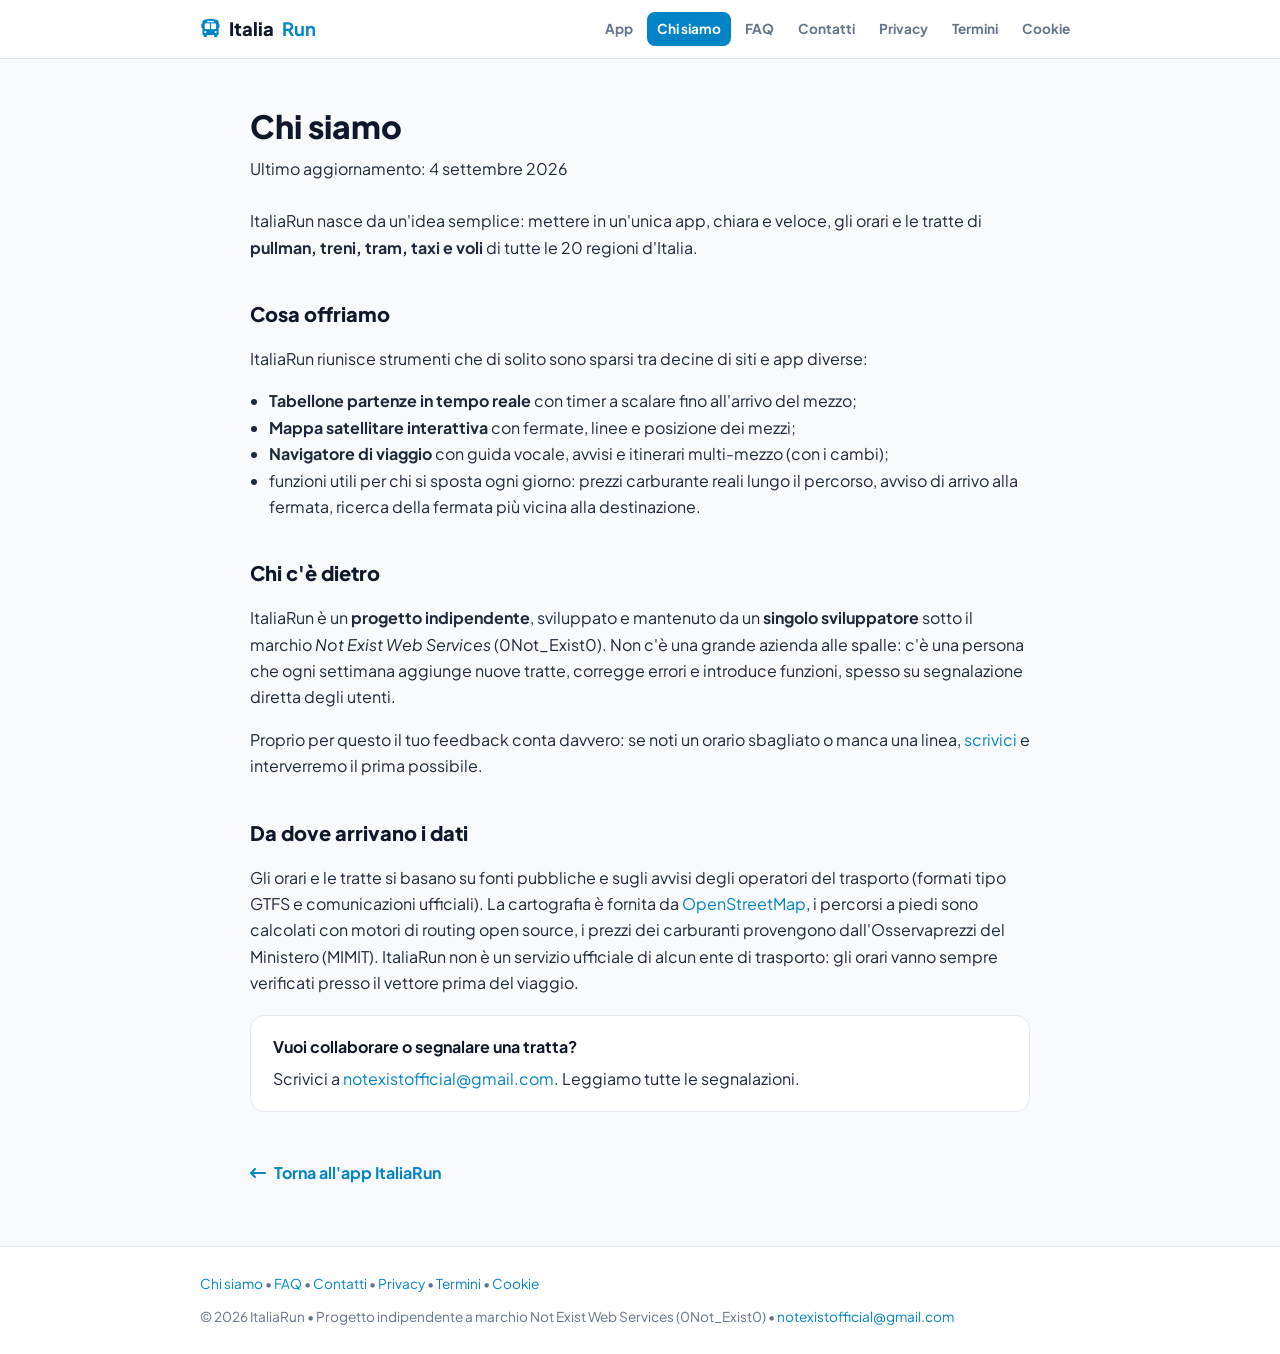
<file: chi-siamo.html>
<!DOCTYPE html>
<html lang="it" data-theme="light" data-palette="mare">
<head>
  <meta charset="UTF-8">
  <meta name="viewport" content="width=device-width, initial-scale=1.0, viewport-fit=cover">
  <title>Chi siamo | ItaliaRun</title>
  <meta name="description" content="ItaliaRun: chi c'è dietro il progetto indipendente per il trasporto pubblico italiano, la missione e le fonti dei dati.">
  <link rel="canonical" href="https://italiarun.vercel.app/chi-siamo.html">
  <meta name="robots" content="index, follow">
  <meta property="og:type" content="website">
  <meta property="og:title" content="Chi siamo | ItaliaRun">
  <meta property="og:description" content="ItaliaRun: chi c'è dietro il progetto indipendente per il trasporto pubblico italiano, la missione e le fonti dei dati.">
  <meta property="og:url" content="https://italiarun.vercel.app/chi-siamo.html">
  <meta property="og:site_name" content="ItaliaRun">
  <link rel="icon" type="image/png" sizes="192x192" href="img/icona-192.png">
  <link rel="apple-touch-icon" href="img/icona-180.png">
  <link rel="preconnect" href="https://fonts.googleapis.com">
  <link rel="preconnect" href="https://fonts.gstatic.com" crossorigin>
  <link rel="stylesheet" href="https://fonts.googleapis.com/css2?family=Plus+Jakarta+Sans:wght@400;600;700;800&display=swap">
  <link rel="stylesheet" href="https://cdnjs.cloudflare.com/ajax/libs/font-awesome/6.5.1/css/all.min.css">
  <style>
    :root {
      --brand:#0284c7; --brand-dark:#0369a1; --ink:#0f172a; --muted:#64748b;
      --line:#e2e8f0; --bg:#f8fafc; --card:#ffffff;
    }
    * { box-sizing:border-box; }
    body { margin:0; font-family:'Plus Jakarta Sans',system-ui,-apple-system,Segoe UI,Roboto,sans-serif;
      color:var(--ink); background:var(--bg); line-height:1.65; }
    a { color:var(--brand); text-decoration:none; }
    a:hover { text-decoration:underline; }
    .lg-top { position:sticky; top:0; z-index:10; background:rgba(255,255,255,.92);
      backdrop-filter:blur(8px); border-bottom:1px solid var(--line); }
    .lg-top-inner { max-width:920px; margin:0 auto; padding:12px 20px; display:flex;
      align-items:center; gap:14px; flex-wrap:wrap; }
    .lg-logo { font-weight:800; font-size:1.15rem; color:var(--ink); display:flex; align-items:center; gap:8px; }
    .lg-logo i { color:var(--brand); }
    .lg-logo b { color:var(--brand); }
    .lg-nav { display:flex; gap:4px; flex-wrap:wrap; margin-left:auto; }
    .lg-nav a { font-size:.85rem; font-weight:700; color:var(--muted); padding:6px 10px; border-radius:8px; }
    .lg-nav a:hover { background:#eef4f9; text-decoration:none; }
    .lg-nav a.active { background:var(--brand); color:#fff; }
    .lg-wrap { max-width:820px; margin:0 auto; padding:34px 20px 60px; }
    .lg-wrap h1 { font-size:2rem; font-weight:800; margin:.2em 0 .1em; }
    .lg-updated { color:var(--muted); font-size:.85rem; margin:0 0 26px; }
    .lg-wrap h2 { font-size:1.25rem; font-weight:800; margin:1.6em 0 .5em; padding-top:.2em; }
    .lg-wrap h3 { font-size:1.02rem; font-weight:800; margin:1.2em 0 .3em; }
    .lg-wrap p, .lg-wrap li { font-size:1rem; color:#1e293b; }
    .lg-wrap ul { padding-left:1.2em; }
    .lg-card { background:var(--card); border:1px solid var(--line); border-radius:14px;
      padding:18px 22px; margin:18px 0; }
    .lg-lead { font-size:1.1rem; color:#334155; }
    .lg-back { display:inline-flex; align-items:center; gap:8px; margin-top:30px; font-weight:700; }
    .faq-q { font-weight:800; margin:1.3em 0 .2em; font-size:1.05rem; color:var(--ink); }
    .lg-foot { border-top:1px solid var(--line); background:var(--card); }
    .lg-foot-inner { max-width:920px; margin:0 auto; padding:26px 20px; color:var(--muted); font-size:.85rem; }
    .lg-foot-links { margin-bottom:10px; }
    @media (prefers-color-scheme: dark) {
      :root { --ink:#e5eef6; --muted:#94a3b8; --line:#1e293b; --bg:#0b1220; --card:#0f1a2b; }
      .lg-top { background:rgba(11,18,32,.92); }
      .lg-nav a:hover { background:#16233a; }
      .lg-wrap p, .lg-wrap li { color:#cbd5e1; }
    }
  </style>
</head>
<body>
  <header class="lg-top">
    <div class="lg-top-inner">
      <a class="lg-logo" href="index.html"><i class="fa-solid fa-bus"></i> Italia<b>Run</b></a>
      <nav class="lg-nav"><a href="index.html">App</a><a href="chi-siamo.html" class="active">Chi siamo</a><a href="faq.html">FAQ</a><a href="contatti.html">Contatti</a><a href="privacy.html">Privacy</a><a href="termini.html">Termini</a><a href="cookie.html">Cookie</a></nav>
    </div>
  </header>
  <main class="lg-wrap">
    <h1>Chi siamo</h1>
    <p class="lg-updated">Ultimo aggiornamento: 4 settembre 2026</p>
    <p class="lg-lead">ItaliaRun nasce da un'idea semplice: mettere in un'unica app, chiara e veloce, gli orari e le tratte di <strong>pullman, treni, tram, taxi e voli</strong> di tutte le 20 regioni d'Italia.</p>

    <h2>Cosa offriamo</h2>
    <p>ItaliaRun riunisce strumenti che di solito sono sparsi tra decine di siti e app diverse:</p>
    <ul>
      <li><strong>Tabellone partenze in tempo reale</strong> con timer a scalare fino all'arrivo del mezzo;</li>
      <li><strong>Mappa satellitare interattiva</strong> con fermate, linee e posizione dei mezzi;</li>
      <li><strong>Navigatore di viaggio</strong> con guida vocale, avvisi e itinerari multi-mezzo (con i cambi);</li>
      <li>funzioni utili per chi si sposta ogni giorno: prezzi carburante reali lungo il percorso, avviso di arrivo alla fermata, ricerca della fermata più vicina alla destinazione.</li>
    </ul>

    <h2>Chi c'è dietro</h2>
    <p>ItaliaRun è un <strong>progetto indipendente</strong>, sviluppato e mantenuto da un <strong>singolo sviluppatore</strong> sotto il marchio <em>Not Exist Web Services</em> (0Not_Exist0). Non c'è una grande azienda alle spalle: c'è una persona che ogni settimana aggiunge nuove tratte, corregge errori e introduce funzioni, spesso su segnalazione diretta degli utenti.</p>
    <p>Proprio per questo il tuo feedback conta davvero: se noti un orario sbagliato o manca una linea, <a href="contatti.html">scrivici</a> e interverremo il prima possibile.</p>

    <h2>Da dove arrivano i dati</h2>
    <p>Gli orari e le tratte si basano su fonti pubbliche e sugli avvisi degli operatori del trasporto (formati tipo GTFS e comunicazioni ufficiali). La cartografia è fornita da <a href="https://www.openstreetmap.org" rel="nofollow">OpenStreetMap</a>, i percorsi a piedi sono calcolati con motori di routing open source, i prezzi dei carburanti provengono dall'Osservaprezzi del Ministero (MIMIT). ItaliaRun non è un servizio ufficiale di alcun ente di trasporto: gli orari vanno sempre verificati presso il vettore prima del viaggio.</p>

    <div class="lg-card">
      <strong>Vuoi collaborare o segnalare una tratta?</strong>
      <p style="margin:.4em 0 0">Scrivici a <a href="mailto:notexistofficial@gmail.com">notexistofficial@gmail.com</a>. Leggiamo tutte le segnalazioni.</p>
    </div>
    <a class="lg-back" href="index.html"><i class="fa-solid fa-arrow-left-long"></i> Torna all'app ItaliaRun</a>
  </main>
  <footer class="lg-foot">
    <div class="lg-foot-inner">
      <div class="lg-foot-links"><a href="chi-siamo.html">Chi siamo</a> &bull; <a href="faq.html">FAQ</a> &bull; <a href="contatti.html">Contatti</a> &bull; <a href="privacy.html">Privacy</a> &bull; <a href="termini.html">Termini</a> &bull; <a href="cookie.html">Cookie</a></div>
      &copy; 2026 ItaliaRun &bull; Progetto indipendente a marchio Not Exist Web Services (0Not_Exist0) &bull;
      <a href="mailto:notexistofficial@gmail.com">notexistofficial@gmail.com</a>
    </div>
  </footer>
</body>
</html>
</file>
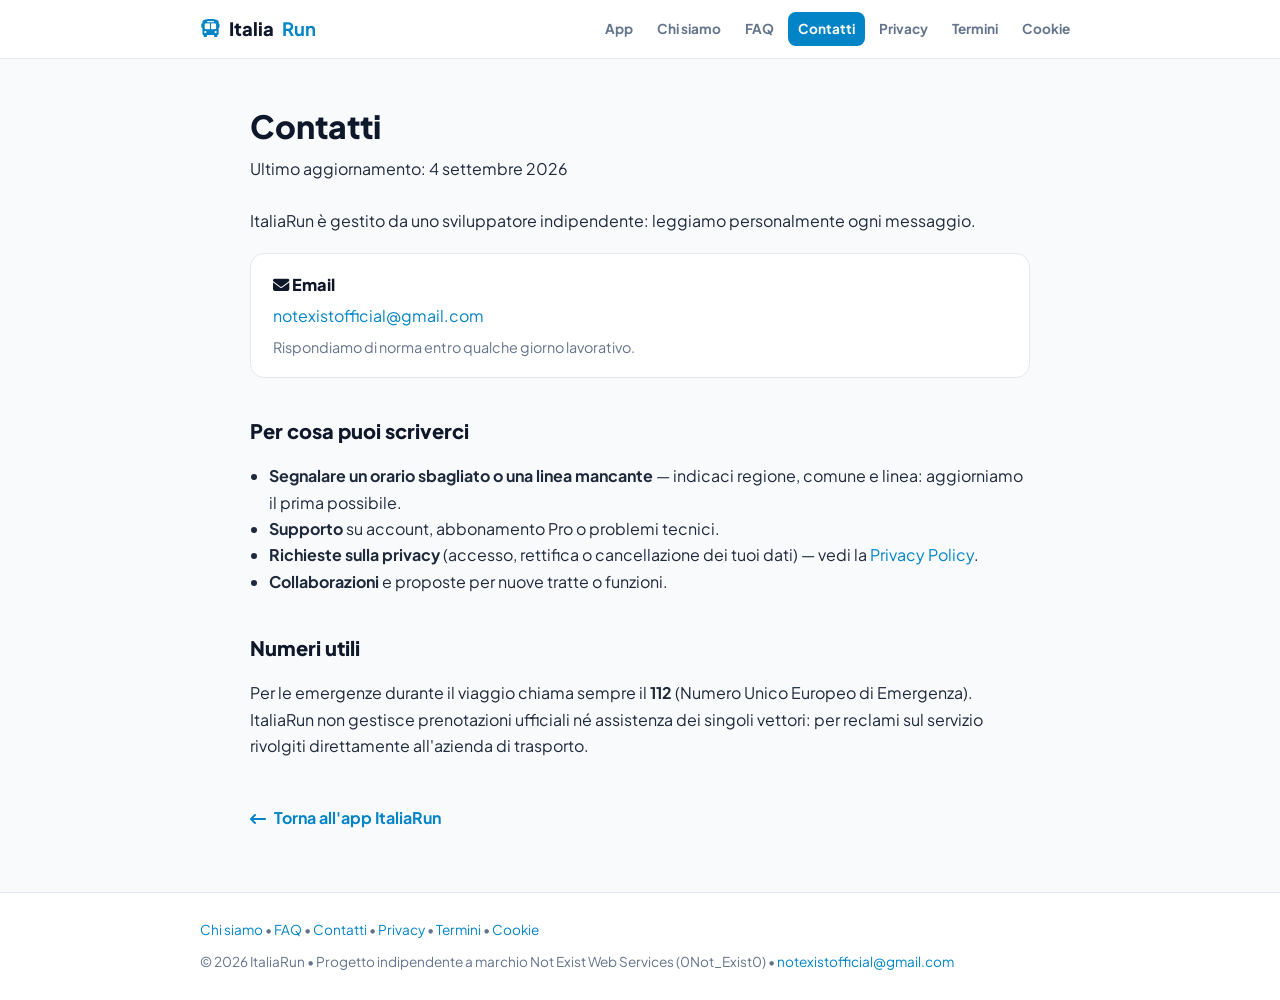
<file: contatti.html>
<!DOCTYPE html>
<html lang="it" data-theme="light" data-palette="mare">
<head>
  <meta charset="UTF-8">
  <meta name="viewport" content="width=device-width, initial-scale=1.0, viewport-fit=cover">
  <title>Contatti | ItaliaRun</title>
  <meta name="description" content="Come contattare ItaliaRun: segnalazioni tratte e orari, supporto, richieste privacy. Scrivici via email.">
  <link rel="canonical" href="https://italiarun.vercel.app/contatti.html">
  <meta name="robots" content="index, follow">
  <meta property="og:type" content="website">
  <meta property="og:title" content="Contatti | ItaliaRun">
  <meta property="og:description" content="Come contattare ItaliaRun: segnalazioni tratte e orari, supporto, richieste privacy. Scrivici via email.">
  <meta property="og:url" content="https://italiarun.vercel.app/contatti.html">
  <meta property="og:site_name" content="ItaliaRun">
  <link rel="icon" type="image/png" sizes="192x192" href="img/icona-192.png">
  <link rel="apple-touch-icon" href="img/icona-180.png">
  <link rel="preconnect" href="https://fonts.googleapis.com">
  <link rel="preconnect" href="https://fonts.gstatic.com" crossorigin>
  <link rel="stylesheet" href="https://fonts.googleapis.com/css2?family=Plus+Jakarta+Sans:wght@400;600;700;800&display=swap">
  <link rel="stylesheet" href="https://cdnjs.cloudflare.com/ajax/libs/font-awesome/6.5.1/css/all.min.css">
  <style>
    :root {
      --brand:#0284c7; --brand-dark:#0369a1; --ink:#0f172a; --muted:#64748b;
      --line:#e2e8f0; --bg:#f8fafc; --card:#ffffff;
    }
    * { box-sizing:border-box; }
    body { margin:0; font-family:'Plus Jakarta Sans',system-ui,-apple-system,Segoe UI,Roboto,sans-serif;
      color:var(--ink); background:var(--bg); line-height:1.65; }
    a { color:var(--brand); text-decoration:none; }
    a:hover { text-decoration:underline; }
    .lg-top { position:sticky; top:0; z-index:10; background:rgba(255,255,255,.92);
      backdrop-filter:blur(8px); border-bottom:1px solid var(--line); }
    .lg-top-inner { max-width:920px; margin:0 auto; padding:12px 20px; display:flex;
      align-items:center; gap:14px; flex-wrap:wrap; }
    .lg-logo { font-weight:800; font-size:1.15rem; color:var(--ink); display:flex; align-items:center; gap:8px; }
    .lg-logo i { color:var(--brand); }
    .lg-logo b { color:var(--brand); }
    .lg-nav { display:flex; gap:4px; flex-wrap:wrap; margin-left:auto; }
    .lg-nav a { font-size:.85rem; font-weight:700; color:var(--muted); padding:6px 10px; border-radius:8px; }
    .lg-nav a:hover { background:#eef4f9; text-decoration:none; }
    .lg-nav a.active { background:var(--brand); color:#fff; }
    .lg-wrap { max-width:820px; margin:0 auto; padding:34px 20px 60px; }
    .lg-wrap h1 { font-size:2rem; font-weight:800; margin:.2em 0 .1em; }
    .lg-updated { color:var(--muted); font-size:.85rem; margin:0 0 26px; }
    .lg-wrap h2 { font-size:1.25rem; font-weight:800; margin:1.6em 0 .5em; padding-top:.2em; }
    .lg-wrap h3 { font-size:1.02rem; font-weight:800; margin:1.2em 0 .3em; }
    .lg-wrap p, .lg-wrap li { font-size:1rem; color:#1e293b; }
    .lg-wrap ul { padding-left:1.2em; }
    .lg-card { background:var(--card); border:1px solid var(--line); border-radius:14px;
      padding:18px 22px; margin:18px 0; }
    .lg-lead { font-size:1.1rem; color:#334155; }
    .lg-back { display:inline-flex; align-items:center; gap:8px; margin-top:30px; font-weight:700; }
    .faq-q { font-weight:800; margin:1.3em 0 .2em; font-size:1.05rem; color:var(--ink); }
    .lg-foot { border-top:1px solid var(--line); background:var(--card); }
    .lg-foot-inner { max-width:920px; margin:0 auto; padding:26px 20px; color:var(--muted); font-size:.85rem; }
    .lg-foot-links { margin-bottom:10px; }
    @media (prefers-color-scheme: dark) {
      :root { --ink:#e5eef6; --muted:#94a3b8; --line:#1e293b; --bg:#0b1220; --card:#0f1a2b; }
      .lg-top { background:rgba(11,18,32,.92); }
      .lg-nav a:hover { background:#16233a; }
      .lg-wrap p, .lg-wrap li { color:#cbd5e1; }
    }
  </style>
</head>
<body>
  <header class="lg-top">
    <div class="lg-top-inner">
      <a class="lg-logo" href="index.html"><i class="fa-solid fa-bus"></i> Italia<b>Run</b></a>
      <nav class="lg-nav"><a href="index.html">App</a><a href="chi-siamo.html">Chi siamo</a><a href="faq.html">FAQ</a><a href="contatti.html" class="active">Contatti</a><a href="privacy.html">Privacy</a><a href="termini.html">Termini</a><a href="cookie.html">Cookie</a></nav>
    </div>
  </header>
  <main class="lg-wrap">
    <h1>Contatti</h1>
    <p class="lg-updated">Ultimo aggiornamento: 4 settembre 2026</p>
    <p class="lg-lead">ItaliaRun è gestito da uno sviluppatore indipendente: leggiamo personalmente ogni messaggio.</p>

    <div class="lg-card">
      <h3 style="margin-top:0"><i class="fa-solid fa-envelope"></i> Email</h3>
      <p style="margin:0"><a href="mailto:notexistofficial@gmail.com">notexistofficial@gmail.com</a></p>
      <p style="margin:.4em 0 0; color:var(--muted); font-size:.9rem">Rispondiamo di norma entro qualche giorno lavorativo.</p>
    </div>

    <h2>Per cosa puoi scriverci</h2>
    <ul>
      <li><strong>Segnalare un orario sbagliato o una linea mancante</strong> — indicaci regione, comune e linea: aggiorniamo il prima possibile.</li>
      <li><strong>Supporto</strong> su account, abbonamento Pro o problemi tecnici.</li>
      <li><strong>Richieste sulla privacy</strong> (accesso, rettifica o cancellazione dei tuoi dati) — vedi la <a href="privacy.html">Privacy Policy</a>.</li>
      <li><strong>Collaborazioni</strong> e proposte per nuove tratte o funzioni.</li>
    </ul>

    <h2>Numeri utili</h2>
    <p>Per le emergenze durante il viaggio chiama sempre il <strong>112</strong> (Numero Unico Europeo di Emergenza). ItaliaRun non gestisce prenotazioni ufficiali né assistenza dei singoli vettori: per reclami sul servizio rivolgiti direttamente all'azienda di trasporto.</p>
    <a class="lg-back" href="index.html"><i class="fa-solid fa-arrow-left-long"></i> Torna all'app ItaliaRun</a>
  </main>
  <footer class="lg-foot">
    <div class="lg-foot-inner">
      <div class="lg-foot-links"><a href="chi-siamo.html">Chi siamo</a> &bull; <a href="faq.html">FAQ</a> &bull; <a href="contatti.html">Contatti</a> &bull; <a href="privacy.html">Privacy</a> &bull; <a href="termini.html">Termini</a> &bull; <a href="cookie.html">Cookie</a></div>
      &copy; 2026 ItaliaRun &bull; Progetto indipendente a marchio Not Exist Web Services (0Not_Exist0) &bull;
      <a href="mailto:notexistofficial@gmail.com">notexistofficial@gmail.com</a>
    </div>
  </footer>
</body>
</html>
</file>
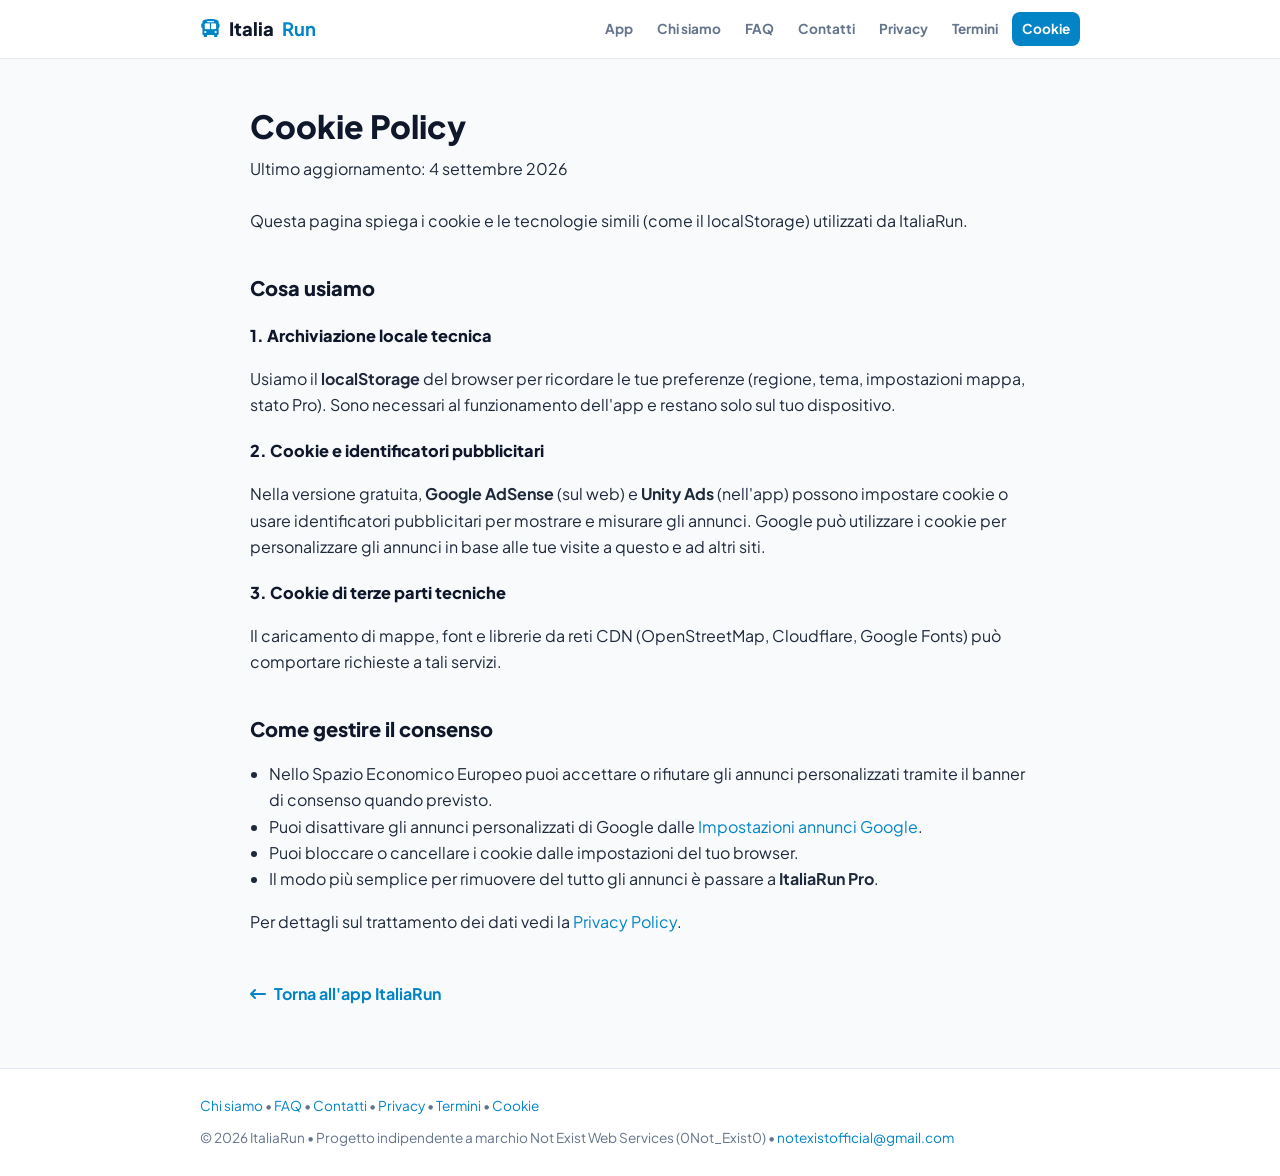
<file: cookie.html>
<!DOCTYPE html>
<html lang="it" data-theme="light" data-palette="mare">
<head>
  <meta charset="UTF-8">
  <meta name="viewport" content="width=device-width, initial-scale=1.0, viewport-fit=cover">
  <title>Cookie Policy | ItaliaRun</title>
  <meta name="description" content="Cookie e tecnologie simili usati da ItaliaRun: tecnici, di archiviazione locale e pubblicitari (Google AdSense). Come gestire il consenso.">
  <link rel="canonical" href="https://italiarun.vercel.app/cookie.html">
  <meta name="robots" content="index, follow">
  <meta property="og:type" content="website">
  <meta property="og:title" content="Cookie Policy | ItaliaRun">
  <meta property="og:description" content="Cookie e tecnologie simili usati da ItaliaRun: tecnici, di archiviazione locale e pubblicitari (Google AdSense). Come gestire il consenso.">
  <meta property="og:url" content="https://italiarun.vercel.app/cookie.html">
  <meta property="og:site_name" content="ItaliaRun">
  <link rel="icon" type="image/png" sizes="192x192" href="img/icona-192.png">
  <link rel="apple-touch-icon" href="img/icona-180.png">
  <link rel="preconnect" href="https://fonts.googleapis.com">
  <link rel="preconnect" href="https://fonts.gstatic.com" crossorigin>
  <link rel="stylesheet" href="https://fonts.googleapis.com/css2?family=Plus+Jakarta+Sans:wght@400;600;700;800&display=swap">
  <link rel="stylesheet" href="https://cdnjs.cloudflare.com/ajax/libs/font-awesome/6.5.1/css/all.min.css">
  <style>
    :root {
      --brand:#0284c7; --brand-dark:#0369a1; --ink:#0f172a; --muted:#64748b;
      --line:#e2e8f0; --bg:#f8fafc; --card:#ffffff;
    }
    * { box-sizing:border-box; }
    body { margin:0; font-family:'Plus Jakarta Sans',system-ui,-apple-system,Segoe UI,Roboto,sans-serif;
      color:var(--ink); background:var(--bg); line-height:1.65; }
    a { color:var(--brand); text-decoration:none; }
    a:hover { text-decoration:underline; }
    .lg-top { position:sticky; top:0; z-index:10; background:rgba(255,255,255,.92);
      backdrop-filter:blur(8px); border-bottom:1px solid var(--line); }
    .lg-top-inner { max-width:920px; margin:0 auto; padding:12px 20px; display:flex;
      align-items:center; gap:14px; flex-wrap:wrap; }
    .lg-logo { font-weight:800; font-size:1.15rem; color:var(--ink); display:flex; align-items:center; gap:8px; }
    .lg-logo i { color:var(--brand); }
    .lg-logo b { color:var(--brand); }
    .lg-nav { display:flex; gap:4px; flex-wrap:wrap; margin-left:auto; }
    .lg-nav a { font-size:.85rem; font-weight:700; color:var(--muted); padding:6px 10px; border-radius:8px; }
    .lg-nav a:hover { background:#eef4f9; text-decoration:none; }
    .lg-nav a.active { background:var(--brand); color:#fff; }
    .lg-wrap { max-width:820px; margin:0 auto; padding:34px 20px 60px; }
    .lg-wrap h1 { font-size:2rem; font-weight:800; margin:.2em 0 .1em; }
    .lg-updated { color:var(--muted); font-size:.85rem; margin:0 0 26px; }
    .lg-wrap h2 { font-size:1.25rem; font-weight:800; margin:1.6em 0 .5em; padding-top:.2em; }
    .lg-wrap h3 { font-size:1.02rem; font-weight:800; margin:1.2em 0 .3em; }
    .lg-wrap p, .lg-wrap li { font-size:1rem; color:#1e293b; }
    .lg-wrap ul { padding-left:1.2em; }
    .lg-card { background:var(--card); border:1px solid var(--line); border-radius:14px;
      padding:18px 22px; margin:18px 0; }
    .lg-lead { font-size:1.1rem; color:#334155; }
    .lg-back { display:inline-flex; align-items:center; gap:8px; margin-top:30px; font-weight:700; }
    .faq-q { font-weight:800; margin:1.3em 0 .2em; font-size:1.05rem; color:var(--ink); }
    .lg-foot { border-top:1px solid var(--line); background:var(--card); }
    .lg-foot-inner { max-width:920px; margin:0 auto; padding:26px 20px; color:var(--muted); font-size:.85rem; }
    .lg-foot-links { margin-bottom:10px; }
    @media (prefers-color-scheme: dark) {
      :root { --ink:#e5eef6; --muted:#94a3b8; --line:#1e293b; --bg:#0b1220; --card:#0f1a2b; }
      .lg-top { background:rgba(11,18,32,.92); }
      .lg-nav a:hover { background:#16233a; }
      .lg-wrap p, .lg-wrap li { color:#cbd5e1; }
    }
  </style>
</head>
<body>
  <header class="lg-top">
    <div class="lg-top-inner">
      <a class="lg-logo" href="index.html"><i class="fa-solid fa-bus"></i> Italia<b>Run</b></a>
      <nav class="lg-nav"><a href="index.html">App</a><a href="chi-siamo.html">Chi siamo</a><a href="faq.html">FAQ</a><a href="contatti.html">Contatti</a><a href="privacy.html">Privacy</a><a href="termini.html">Termini</a><a href="cookie.html" class="active">Cookie</a></nav>
    </div>
  </header>
  <main class="lg-wrap">
    <h1>Cookie Policy</h1>
    <p class="lg-updated">Ultimo aggiornamento: 4 settembre 2026</p>
    <p class="lg-lead">Questa pagina spiega i cookie e le tecnologie simili (come il localStorage) utilizzati da ItaliaRun.</p>

    <h2>Cosa usiamo</h2>
    <h3>1. Archiviazione locale tecnica</h3>
    <p>Usiamo il <strong>localStorage</strong> del browser per ricordare le tue preferenze (regione, tema, impostazioni mappa, stato Pro). Sono necessari al funzionamento dell'app e restano solo sul tuo dispositivo.</p>
    <h3>2. Cookie e identificatori pubblicitari</h3>
    <p>Nella versione gratuita, <strong>Google AdSense</strong> (sul web) e <strong>Unity Ads</strong> (nell'app) possono impostare cookie o usare identificatori pubblicitari per mostrare e misurare gli annunci. Google può utilizzare i cookie per personalizzare gli annunci in base alle tue visite a questo e ad altri siti.</p>
    <h3>3. Cookie di terze parti tecniche</h3>
    <p>Il caricamento di mappe, font e librerie da reti CDN (OpenStreetMap, Cloudflare, Google Fonts) può comportare richieste a tali servizi.</p>

    <h2>Come gestire il consenso</h2>
    <ul>
      <li>Nello Spazio Economico Europeo puoi accettare o rifiutare gli annunci personalizzati tramite il banner di consenso quando previsto.</li>
      <li>Puoi disattivare gli annunci personalizzati di Google dalle <a href="https://adssettings.google.com" rel="nofollow">Impostazioni annunci Google</a>.</li>
      <li>Puoi bloccare o cancellare i cookie dalle impostazioni del tuo browser.</li>
      <li>Il modo più semplice per rimuovere del tutto gli annunci è passare a <strong>ItaliaRun Pro</strong>.</li>
    </ul>
    <p>Per dettagli sul trattamento dei dati vedi la <a href="privacy.html">Privacy Policy</a>.</p>
    <a class="lg-back" href="index.html"><i class="fa-solid fa-arrow-left-long"></i> Torna all'app ItaliaRun</a>
  </main>
  <footer class="lg-foot">
    <div class="lg-foot-inner">
      <div class="lg-foot-links"><a href="chi-siamo.html">Chi siamo</a> &bull; <a href="faq.html">FAQ</a> &bull; <a href="contatti.html">Contatti</a> &bull; <a href="privacy.html">Privacy</a> &bull; <a href="termini.html">Termini</a> &bull; <a href="cookie.html">Cookie</a></div>
      &copy; 2026 ItaliaRun &bull; Progetto indipendente a marchio Not Exist Web Services (0Not_Exist0) &bull;
      <a href="mailto:notexistofficial@gmail.com">notexistofficial@gmail.com</a>
    </div>
  </footer>
</body>
</html>
</file>
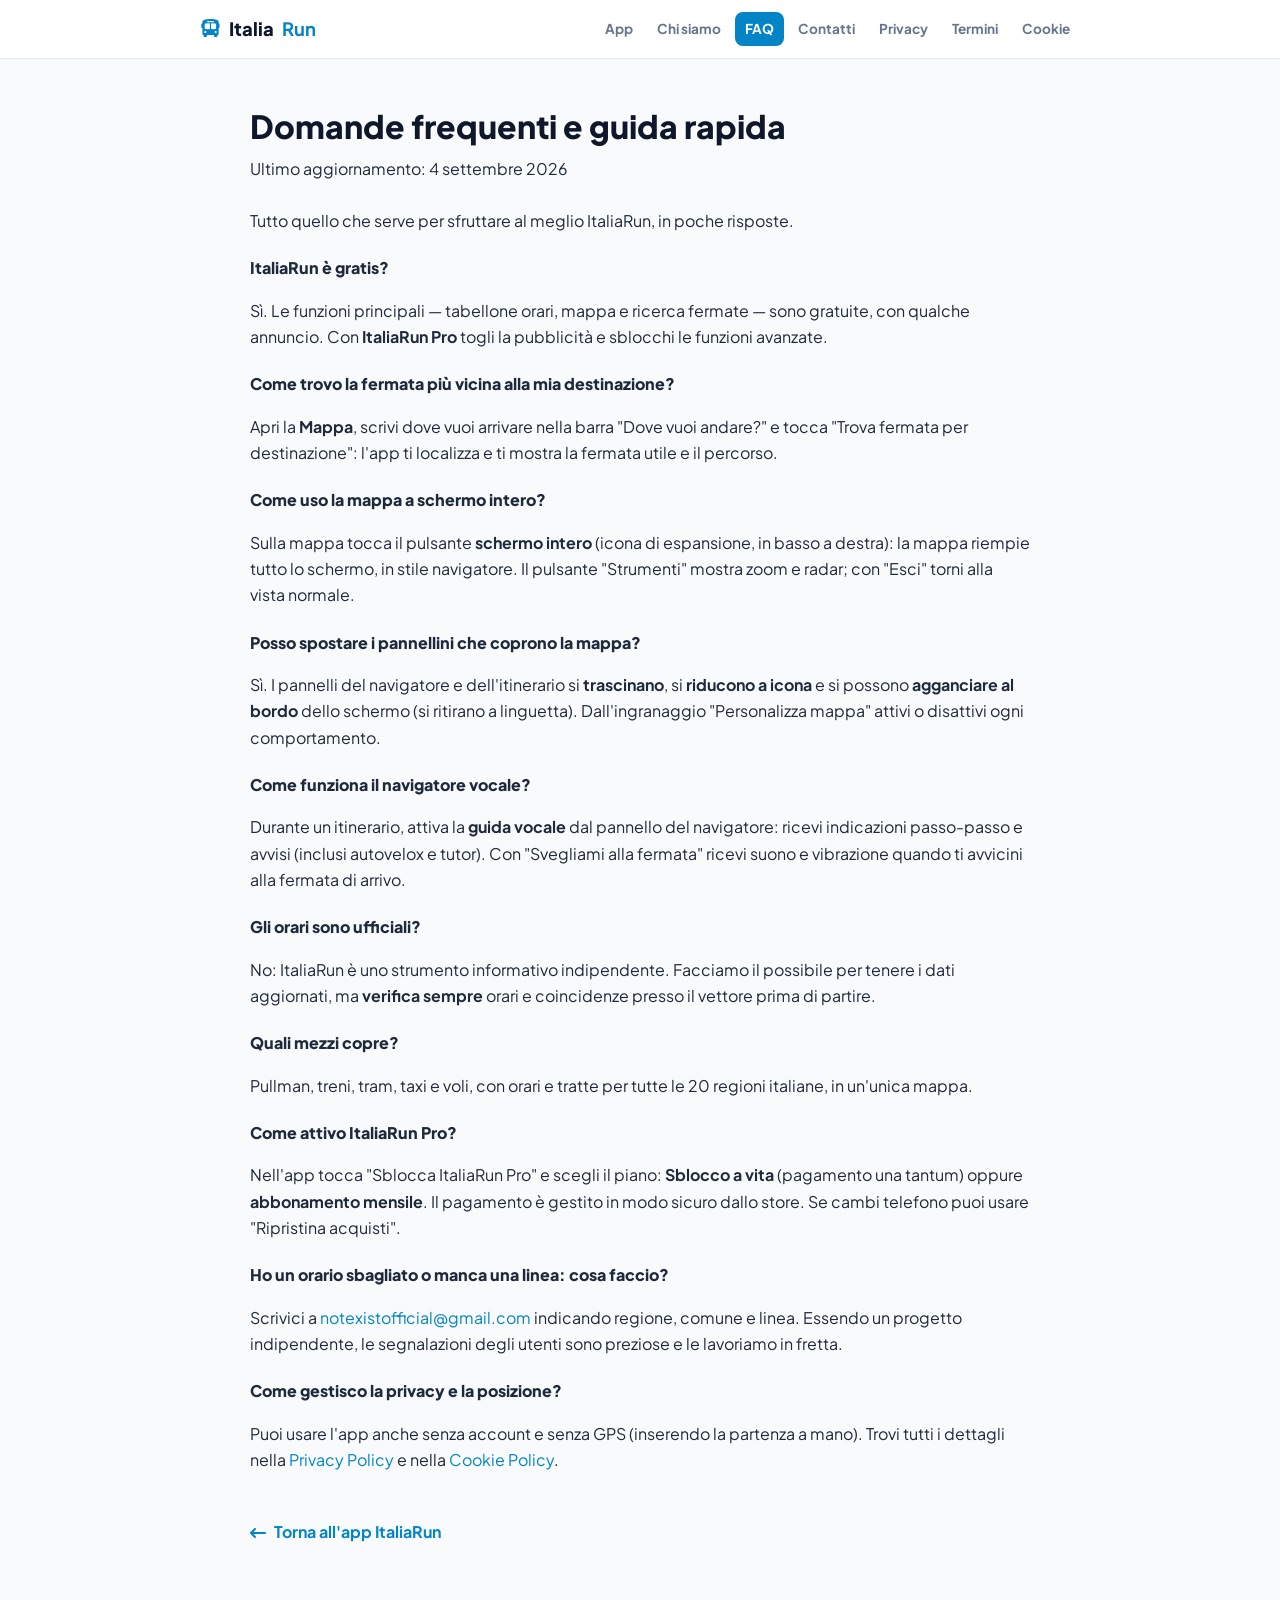
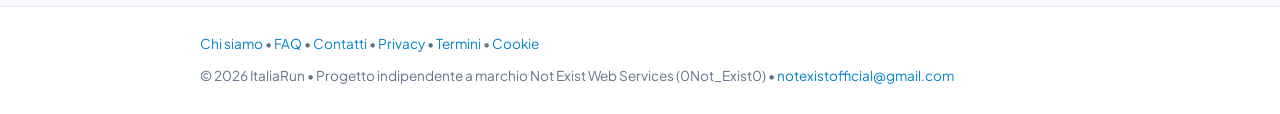
<file: faq.html>
<!DOCTYPE html>
<html lang="it" data-theme="light" data-palette="mare">
<head>
  <meta charset="UTF-8">
  <meta name="viewport" content="width=device-width, initial-scale=1.0, viewport-fit=cover">
  <title>FAQ e Guida | ItaliaRun</title>
  <meta name="description" content="Domande frequenti e guida rapida a ItaliaRun: mappa a schermo intero, navigatore vocale, fermata più vicina, orari, abbonamento Pro.">
  <link rel="canonical" href="https://italiarun.vercel.app/faq.html">
  <meta name="robots" content="index, follow">
  <meta property="og:type" content="website">
  <meta property="og:title" content="FAQ e Guida | ItaliaRun">
  <meta property="og:description" content="Domande frequenti e guida rapida a ItaliaRun: mappa a schermo intero, navigatore vocale, fermata più vicina, orari, abbonamento Pro.">
  <meta property="og:url" content="https://italiarun.vercel.app/faq.html">
  <meta property="og:site_name" content="ItaliaRun">
  <link rel="icon" type="image/png" sizes="192x192" href="img/icona-192.png">
  <link rel="apple-touch-icon" href="img/icona-180.png">
  <link rel="preconnect" href="https://fonts.googleapis.com">
  <link rel="preconnect" href="https://fonts.gstatic.com" crossorigin>
  <link rel="stylesheet" href="https://fonts.googleapis.com/css2?family=Plus+Jakarta+Sans:wght@400;600;700;800&display=swap">
  <link rel="stylesheet" href="https://cdnjs.cloudflare.com/ajax/libs/font-awesome/6.5.1/css/all.min.css">
  <style>
    :root {
      --brand:#0284c7; --brand-dark:#0369a1; --ink:#0f172a; --muted:#64748b;
      --line:#e2e8f0; --bg:#f8fafc; --card:#ffffff;
    }
    * { box-sizing:border-box; }
    body { margin:0; font-family:'Plus Jakarta Sans',system-ui,-apple-system,Segoe UI,Roboto,sans-serif;
      color:var(--ink); background:var(--bg); line-height:1.65; }
    a { color:var(--brand); text-decoration:none; }
    a:hover { text-decoration:underline; }
    .lg-top { position:sticky; top:0; z-index:10; background:rgba(255,255,255,.92);
      backdrop-filter:blur(8px); border-bottom:1px solid var(--line); }
    .lg-top-inner { max-width:920px; margin:0 auto; padding:12px 20px; display:flex;
      align-items:center; gap:14px; flex-wrap:wrap; }
    .lg-logo { font-weight:800; font-size:1.15rem; color:var(--ink); display:flex; align-items:center; gap:8px; }
    .lg-logo i { color:var(--brand); }
    .lg-logo b { color:var(--brand); }
    .lg-nav { display:flex; gap:4px; flex-wrap:wrap; margin-left:auto; }
    .lg-nav a { font-size:.85rem; font-weight:700; color:var(--muted); padding:6px 10px; border-radius:8px; }
    .lg-nav a:hover { background:#eef4f9; text-decoration:none; }
    .lg-nav a.active { background:var(--brand); color:#fff; }
    .lg-wrap { max-width:820px; margin:0 auto; padding:34px 20px 60px; }
    .lg-wrap h1 { font-size:2rem; font-weight:800; margin:.2em 0 .1em; }
    .lg-updated { color:var(--muted); font-size:.85rem; margin:0 0 26px; }
    .lg-wrap h2 { font-size:1.25rem; font-weight:800; margin:1.6em 0 .5em; padding-top:.2em; }
    .lg-wrap h3 { font-size:1.02rem; font-weight:800; margin:1.2em 0 .3em; }
    .lg-wrap p, .lg-wrap li { font-size:1rem; color:#1e293b; }
    .lg-wrap ul { padding-left:1.2em; }
    .lg-card { background:var(--card); border:1px solid var(--line); border-radius:14px;
      padding:18px 22px; margin:18px 0; }
    .lg-lead { font-size:1.1rem; color:#334155; }
    .lg-back { display:inline-flex; align-items:center; gap:8px; margin-top:30px; font-weight:700; }
    .faq-q { font-weight:800; margin:1.3em 0 .2em; font-size:1.05rem; color:var(--ink); }
    .lg-foot { border-top:1px solid var(--line); background:var(--card); }
    .lg-foot-inner { max-width:920px; margin:0 auto; padding:26px 20px; color:var(--muted); font-size:.85rem; }
    .lg-foot-links { margin-bottom:10px; }
    @media (prefers-color-scheme: dark) {
      :root { --ink:#e5eef6; --muted:#94a3b8; --line:#1e293b; --bg:#0b1220; --card:#0f1a2b; }
      .lg-top { background:rgba(11,18,32,.92); }
      .lg-nav a:hover { background:#16233a; }
      .lg-wrap p, .lg-wrap li { color:#cbd5e1; }
    }
  </style>
</head>
<body>
  <header class="lg-top">
    <div class="lg-top-inner">
      <a class="lg-logo" href="index.html"><i class="fa-solid fa-bus"></i> Italia<b>Run</b></a>
      <nav class="lg-nav"><a href="index.html">App</a><a href="chi-siamo.html">Chi siamo</a><a href="faq.html" class="active">FAQ</a><a href="contatti.html">Contatti</a><a href="privacy.html">Privacy</a><a href="termini.html">Termini</a><a href="cookie.html">Cookie</a></nav>
    </div>
  </header>
  <main class="lg-wrap">
    <h1>Domande frequenti e guida rapida</h1>
    <p class="lg-updated">Ultimo aggiornamento: 4 settembre 2026</p>
    <p class="lg-lead">Tutto quello che serve per sfruttare al meglio ItaliaRun, in poche risposte.</p>

    <p class="faq-q">ItaliaRun è gratis?</p>
    <p>Sì. Le funzioni principali — tabellone orari, mappa e ricerca fermate — sono gratuite, con qualche annuncio. Con <strong>ItaliaRun Pro</strong> togli la pubblicità e sblocchi le funzioni avanzate.</p>

    <p class="faq-q">Come trovo la fermata più vicina alla mia destinazione?</p>
    <p>Apri la <strong>Mappa</strong>, scrivi dove vuoi arrivare nella barra "Dove vuoi andare?" e tocca "Trova fermata per destinazione": l'app ti localizza e ti mostra la fermata utile e il percorso.</p>

    <p class="faq-q">Come uso la mappa a schermo intero?</p>
    <p>Sulla mappa tocca il pulsante <strong>schermo intero</strong> (icona di espansione, in basso a destra): la mappa riempie tutto lo schermo, in stile navigatore. Il pulsante "Strumenti" mostra zoom e radar; con "Esci" torni alla vista normale.</p>

    <p class="faq-q">Posso spostare i pannellini che coprono la mappa?</p>
    <p>Sì. I pannelli del navigatore e dell'itinerario si <strong>trascinano</strong>, si <strong>riducono a icona</strong> e si possono <strong>agganciare al bordo</strong> dello schermo (si ritirano a linguetta). Dall'ingranaggio "Personalizza mappa" attivi o disattivi ogni comportamento.</p>

    <p class="faq-q">Come funziona il navigatore vocale?</p>
    <p>Durante un itinerario, attiva la <strong>guida vocale</strong> dal pannello del navigatore: ricevi indicazioni passo-passo e avvisi (inclusi autovelox e tutor). Con "Svegliami alla fermata" ricevi suono e vibrazione quando ti avvicini alla fermata di arrivo.</p>

    <p class="faq-q">Gli orari sono ufficiali?</p>
    <p>No: ItaliaRun è uno strumento informativo indipendente. Facciamo il possibile per tenere i dati aggiornati, ma <strong>verifica sempre</strong> orari e coincidenze presso il vettore prima di partire.</p>

    <p class="faq-q">Quali mezzi copre?</p>
    <p>Pullman, treni, tram, taxi e voli, con orari e tratte per tutte le 20 regioni italiane, in un'unica mappa.</p>

    <p class="faq-q">Come attivo ItaliaRun Pro?</p>
    <p>Nell'app tocca "Sblocca ItaliaRun Pro" e scegli il piano: <strong>Sblocco a vita</strong> (pagamento una tantum) oppure <strong>abbonamento mensile</strong>. Il pagamento è gestito in modo sicuro dallo store. Se cambi telefono puoi usare "Ripristina acquisti".</p>

    <p class="faq-q">Ho un orario sbagliato o manca una linea: cosa faccio?</p>
    <p>Scrivici a <a href="mailto:notexistofficial@gmail.com">notexistofficial@gmail.com</a> indicando regione, comune e linea. Essendo un progetto indipendente, le segnalazioni degli utenti sono preziose e le lavoriamo in fretta.</p>

    <p class="faq-q">Come gestisco la privacy e la posizione?</p>
    <p>Puoi usare l'app anche senza account e senza GPS (inserendo la partenza a mano). Trovi tutti i dettagli nella <a href="privacy.html">Privacy Policy</a> e nella <a href="cookie.html">Cookie Policy</a>.</p>
    <a class="lg-back" href="index.html"><i class="fa-solid fa-arrow-left-long"></i> Torna all'app ItaliaRun</a>
  </main>
  <footer class="lg-foot">
    <div class="lg-foot-inner">
      <div class="lg-foot-links"><a href="chi-siamo.html">Chi siamo</a> &bull; <a href="faq.html">FAQ</a> &bull; <a href="contatti.html">Contatti</a> &bull; <a href="privacy.html">Privacy</a> &bull; <a href="termini.html">Termini</a> &bull; <a href="cookie.html">Cookie</a></div>
      &copy; 2026 ItaliaRun &bull; Progetto indipendente a marchio Not Exist Web Services (0Not_Exist0) &bull;
      <a href="mailto:notexistofficial@gmail.com">notexistofficial@gmail.com</a>
    </div>
  </footer>
</body>
</html>
</file>
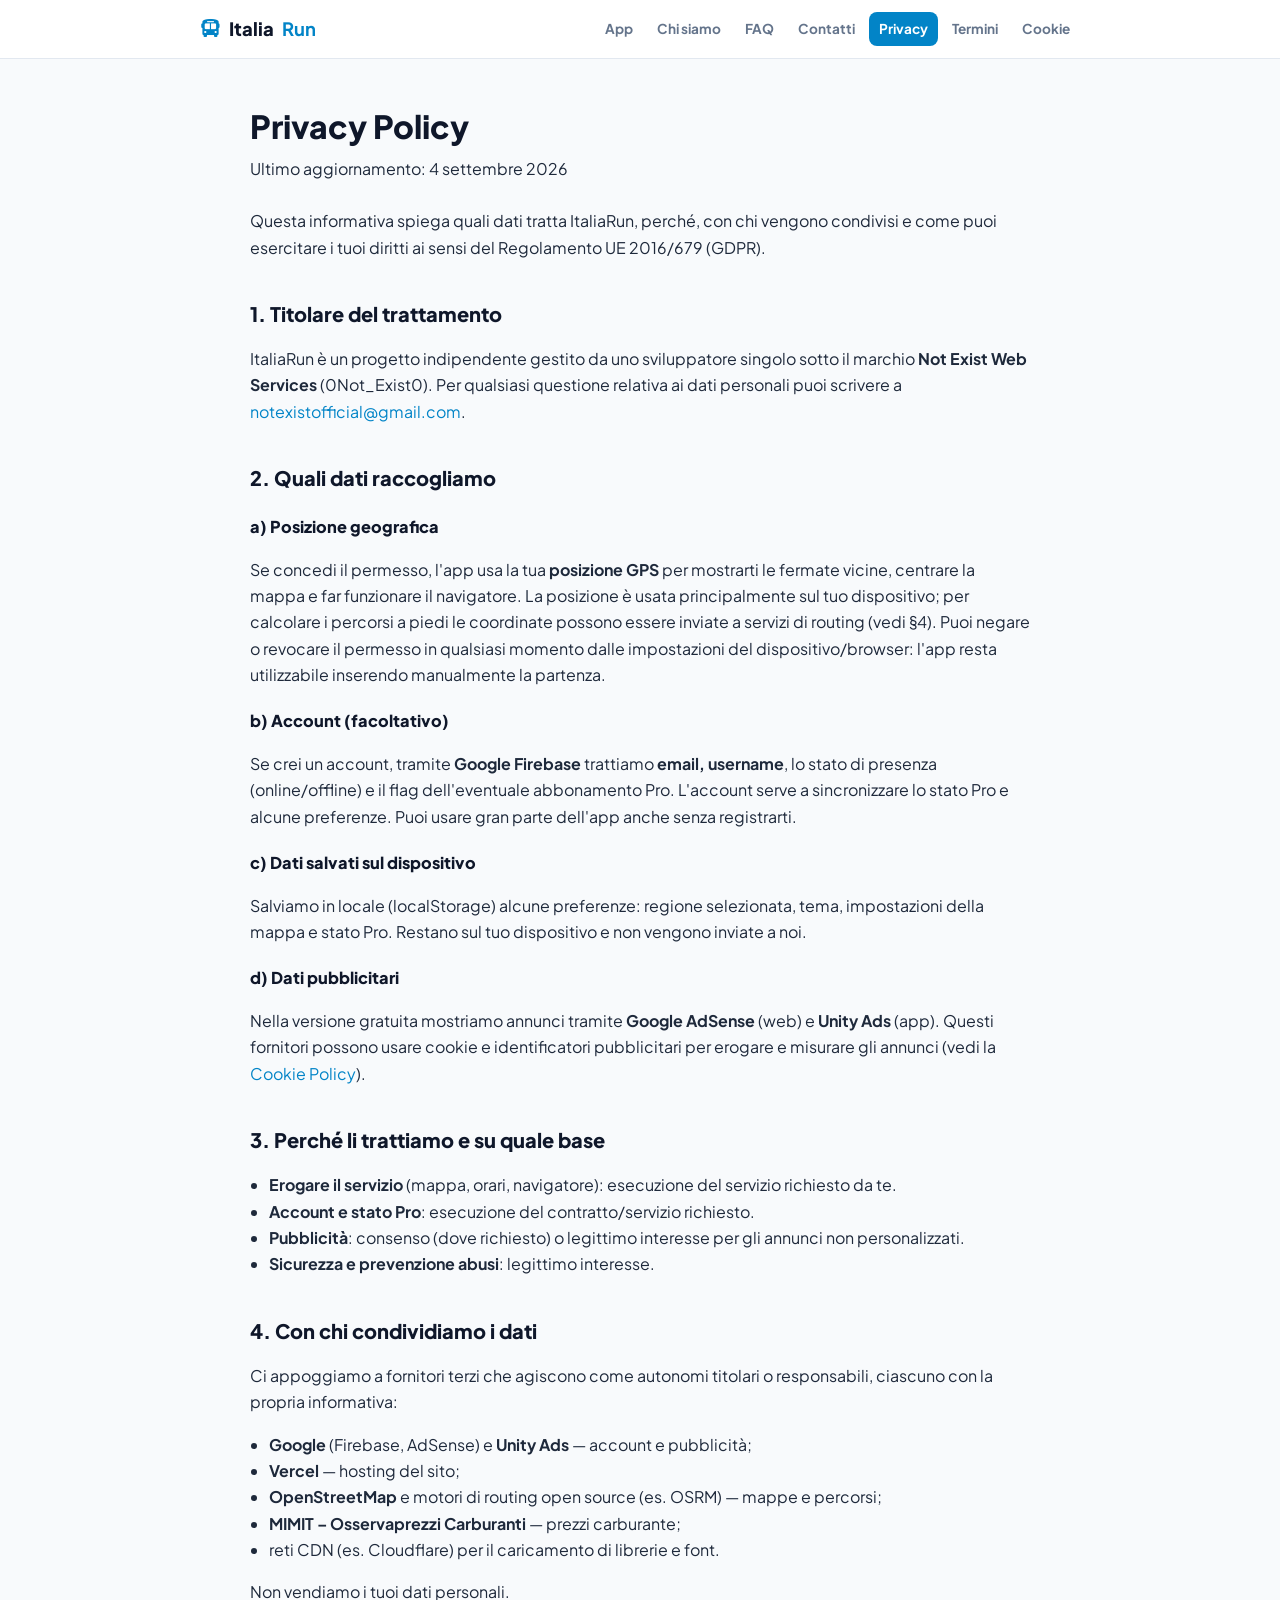
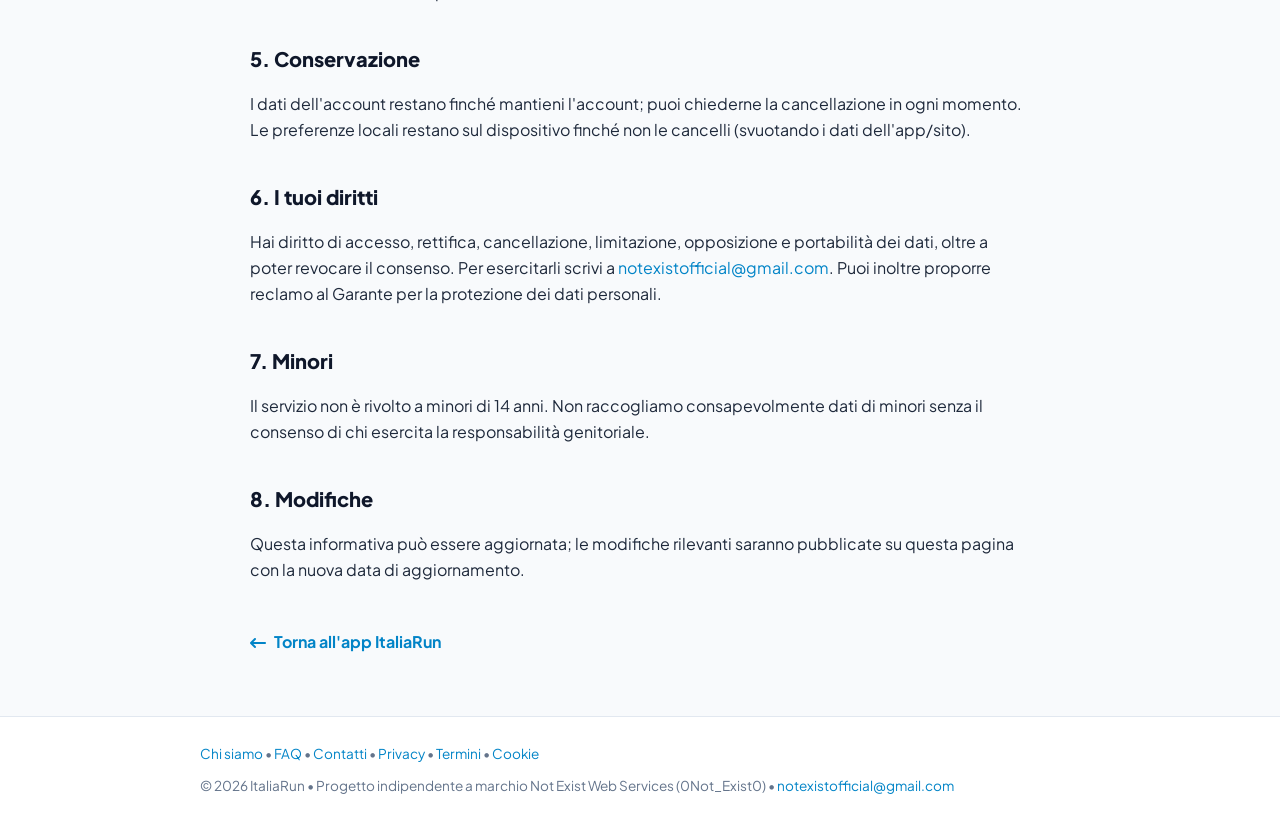
<file: privacy.html>
<!DOCTYPE html>
<html lang="it" data-theme="light" data-palette="mare">
<head>
  <meta charset="UTF-8">
  <meta name="viewport" content="width=device-width, initial-scale=1.0, viewport-fit=cover">
  <title>Privacy Policy | ItaliaRun</title>
  <meta name="description" content="Informativa privacy di ItaliaRun: quali dati raccogliamo (posizione, account, cookie pubblicitari), perché, con chi li condividiamo e i tuoi diritti GDPR.">
  <link rel="canonical" href="https://italiarun.vercel.app/privacy.html">
  <meta name="robots" content="index, follow">
  <meta property="og:type" content="website">
  <meta property="og:title" content="Privacy Policy | ItaliaRun">
  <meta property="og:description" content="Informativa privacy di ItaliaRun: quali dati raccogliamo (posizione, account, cookie pubblicitari), perché, con chi li condividiamo e i tuoi diritti GDPR.">
  <meta property="og:url" content="https://italiarun.vercel.app/privacy.html">
  <meta property="og:site_name" content="ItaliaRun">
  <link rel="icon" type="image/png" sizes="192x192" href="img/icona-192.png">
  <link rel="apple-touch-icon" href="img/icona-180.png">
  <link rel="preconnect" href="https://fonts.googleapis.com">
  <link rel="preconnect" href="https://fonts.gstatic.com" crossorigin>
  <link rel="stylesheet" href="https://fonts.googleapis.com/css2?family=Plus+Jakarta+Sans:wght@400;600;700;800&display=swap">
  <link rel="stylesheet" href="https://cdnjs.cloudflare.com/ajax/libs/font-awesome/6.5.1/css/all.min.css">
  <style>
    :root {
      --brand:#0284c7; --brand-dark:#0369a1; --ink:#0f172a; --muted:#64748b;
      --line:#e2e8f0; --bg:#f8fafc; --card:#ffffff;
    }
    * { box-sizing:border-box; }
    body { margin:0; font-family:'Plus Jakarta Sans',system-ui,-apple-system,Segoe UI,Roboto,sans-serif;
      color:var(--ink); background:var(--bg); line-height:1.65; }
    a { color:var(--brand); text-decoration:none; }
    a:hover { text-decoration:underline; }
    .lg-top { position:sticky; top:0; z-index:10; background:rgba(255,255,255,.92);
      backdrop-filter:blur(8px); border-bottom:1px solid var(--line); }
    .lg-top-inner { max-width:920px; margin:0 auto; padding:12px 20px; display:flex;
      align-items:center; gap:14px; flex-wrap:wrap; }
    .lg-logo { font-weight:800; font-size:1.15rem; color:var(--ink); display:flex; align-items:center; gap:8px; }
    .lg-logo i { color:var(--brand); }
    .lg-logo b { color:var(--brand); }
    .lg-nav { display:flex; gap:4px; flex-wrap:wrap; margin-left:auto; }
    .lg-nav a { font-size:.85rem; font-weight:700; color:var(--muted); padding:6px 10px; border-radius:8px; }
    .lg-nav a:hover { background:#eef4f9; text-decoration:none; }
    .lg-nav a.active { background:var(--brand); color:#fff; }
    .lg-wrap { max-width:820px; margin:0 auto; padding:34px 20px 60px; }
    .lg-wrap h1 { font-size:2rem; font-weight:800; margin:.2em 0 .1em; }
    .lg-updated { color:var(--muted); font-size:.85rem; margin:0 0 26px; }
    .lg-wrap h2 { font-size:1.25rem; font-weight:800; margin:1.6em 0 .5em; padding-top:.2em; }
    .lg-wrap h3 { font-size:1.02rem; font-weight:800; margin:1.2em 0 .3em; }
    .lg-wrap p, .lg-wrap li { font-size:1rem; color:#1e293b; }
    .lg-wrap ul { padding-left:1.2em; }
    .lg-card { background:var(--card); border:1px solid var(--line); border-radius:14px;
      padding:18px 22px; margin:18px 0; }
    .lg-lead { font-size:1.1rem; color:#334155; }
    .lg-back { display:inline-flex; align-items:center; gap:8px; margin-top:30px; font-weight:700; }
    .faq-q { font-weight:800; margin:1.3em 0 .2em; font-size:1.05rem; color:var(--ink); }
    .lg-foot { border-top:1px solid var(--line); background:var(--card); }
    .lg-foot-inner { max-width:920px; margin:0 auto; padding:26px 20px; color:var(--muted); font-size:.85rem; }
    .lg-foot-links { margin-bottom:10px; }
    @media (prefers-color-scheme: dark) {
      :root { --ink:#e5eef6; --muted:#94a3b8; --line:#1e293b; --bg:#0b1220; --card:#0f1a2b; }
      .lg-top { background:rgba(11,18,32,.92); }
      .lg-nav a:hover { background:#16233a; }
      .lg-wrap p, .lg-wrap li { color:#cbd5e1; }
    }
  </style>
</head>
<body>
  <header class="lg-top">
    <div class="lg-top-inner">
      <a class="lg-logo" href="index.html"><i class="fa-solid fa-bus"></i> Italia<b>Run</b></a>
      <nav class="lg-nav"><a href="index.html">App</a><a href="chi-siamo.html">Chi siamo</a><a href="faq.html">FAQ</a><a href="contatti.html">Contatti</a><a href="privacy.html" class="active">Privacy</a><a href="termini.html">Termini</a><a href="cookie.html">Cookie</a></nav>
    </div>
  </header>
  <main class="lg-wrap">
    <h1>Privacy Policy</h1>
    <p class="lg-updated">Ultimo aggiornamento: 4 settembre 2026</p>
    <p class="lg-lead">Questa informativa spiega quali dati tratta ItaliaRun, perché, con chi vengono condivisi e come puoi esercitare i tuoi diritti ai sensi del Regolamento UE 2016/679 (GDPR).</p>

    <h2>1. Titolare del trattamento</h2>
    <p>ItaliaRun è un progetto indipendente gestito da uno sviluppatore singolo sotto il marchio <strong>Not Exist Web Services</strong> (0Not_Exist0). Per qualsiasi questione relativa ai dati personali puoi scrivere a <a href="mailto:notexistofficial@gmail.com">notexistofficial@gmail.com</a>.</p>

    <h2>2. Quali dati raccogliamo</h2>
    <h3>a) Posizione geografica</h3>
    <p>Se concedi il permesso, l'app usa la tua <strong>posizione GPS</strong> per mostrarti le fermate vicine, centrare la mappa e far funzionare il navigatore. La posizione è usata principalmente sul tuo dispositivo; per calcolare i percorsi a piedi le coordinate possono essere inviate a servizi di routing (vedi §4). Puoi negare o revocare il permesso in qualsiasi momento dalle impostazioni del dispositivo/browser: l'app resta utilizzabile inserendo manualmente la partenza.</p>
    <h3>b) Account (facoltativo)</h3>
    <p>Se crei un account, tramite <strong>Google Firebase</strong> trattiamo <strong>email, username</strong>, lo stato di presenza (online/offline) e il flag dell'eventuale abbonamento Pro. L'account serve a sincronizzare lo stato Pro e alcune preferenze. Puoi usare gran parte dell'app anche senza registrarti.</p>
    <h3>c) Dati salvati sul dispositivo</h3>
    <p>Salviamo in locale (localStorage) alcune preferenze: regione selezionata, tema, impostazioni della mappa e stato Pro. Restano sul tuo dispositivo e non vengono inviate a noi.</p>
    <h3>d) Dati pubblicitari</h3>
    <p>Nella versione gratuita mostriamo annunci tramite <strong>Google AdSense</strong> (web) e <strong>Unity Ads</strong> (app). Questi fornitori possono usare cookie e identificatori pubblicitari per erogare e misurare gli annunci (vedi la <a href="cookie.html">Cookie Policy</a>).</p>

    <h2>3. Perché li trattiamo e su quale base</h2>
    <ul>
      <li><strong>Erogare il servizio</strong> (mappa, orari, navigatore): esecuzione del servizio richiesto da te.</li>
      <li><strong>Account e stato Pro</strong>: esecuzione del contratto/servizio richiesto.</li>
      <li><strong>Pubblicità</strong>: consenso (dove richiesto) o legittimo interesse per gli annunci non personalizzati.</li>
      <li><strong>Sicurezza e prevenzione abusi</strong>: legittimo interesse.</li>
    </ul>

    <h2>4. Con chi condividiamo i dati</h2>
    <p>Ci appoggiamo a fornitori terzi che agiscono come autonomi titolari o responsabili, ciascuno con la propria informativa:</p>
    <ul>
      <li><strong>Google</strong> (Firebase, AdSense) e <strong>Unity Ads</strong> — account e pubblicità;</li>
      <li><strong>Vercel</strong> — hosting del sito;</li>
      <li><strong>OpenStreetMap</strong> e motori di routing open source (es. OSRM) — mappe e percorsi;</li>
      <li><strong>MIMIT – Osservaprezzi Carburanti</strong> — prezzi carburante;</li>
      <li>reti CDN (es. Cloudflare) per il caricamento di librerie e font.</li>
    </ul>
    <p>Non vendiamo i tuoi dati personali.</p>

    <h2>5. Conservazione</h2>
    <p>I dati dell'account restano finché mantieni l'account; puoi chiederne la cancellazione in ogni momento. Le preferenze locali restano sul dispositivo finché non le cancelli (svuotando i dati dell'app/sito).</p>

    <h2>6. I tuoi diritti</h2>
    <p>Hai diritto di accesso, rettifica, cancellazione, limitazione, opposizione e portabilità dei dati, oltre a poter revocare il consenso. Per esercitarli scrivi a <a href="mailto:notexistofficial@gmail.com">notexistofficial@gmail.com</a>. Puoi inoltre proporre reclamo al Garante per la protezione dei dati personali.</p>

    <h2>7. Minori</h2>
    <p>Il servizio non è rivolto a minori di 14 anni. Non raccogliamo consapevolmente dati di minori senza il consenso di chi esercita la responsabilità genitoriale.</p>

    <h2>8. Modifiche</h2>
    <p>Questa informativa può essere aggiornata; le modifiche rilevanti saranno pubblicate su questa pagina con la nuova data di aggiornamento.</p>
    <a class="lg-back" href="index.html"><i class="fa-solid fa-arrow-left-long"></i> Torna all'app ItaliaRun</a>
  </main>
  <footer class="lg-foot">
    <div class="lg-foot-inner">
      <div class="lg-foot-links"><a href="chi-siamo.html">Chi siamo</a> &bull; <a href="faq.html">FAQ</a> &bull; <a href="contatti.html">Contatti</a> &bull; <a href="privacy.html">Privacy</a> &bull; <a href="termini.html">Termini</a> &bull; <a href="cookie.html">Cookie</a></div>
      &copy; 2026 ItaliaRun &bull; Progetto indipendente a marchio Not Exist Web Services (0Not_Exist0) &bull;
      <a href="mailto:notexistofficial@gmail.com">notexistofficial@gmail.com</a>
    </div>
  </footer>
</body>
</html>
</file>
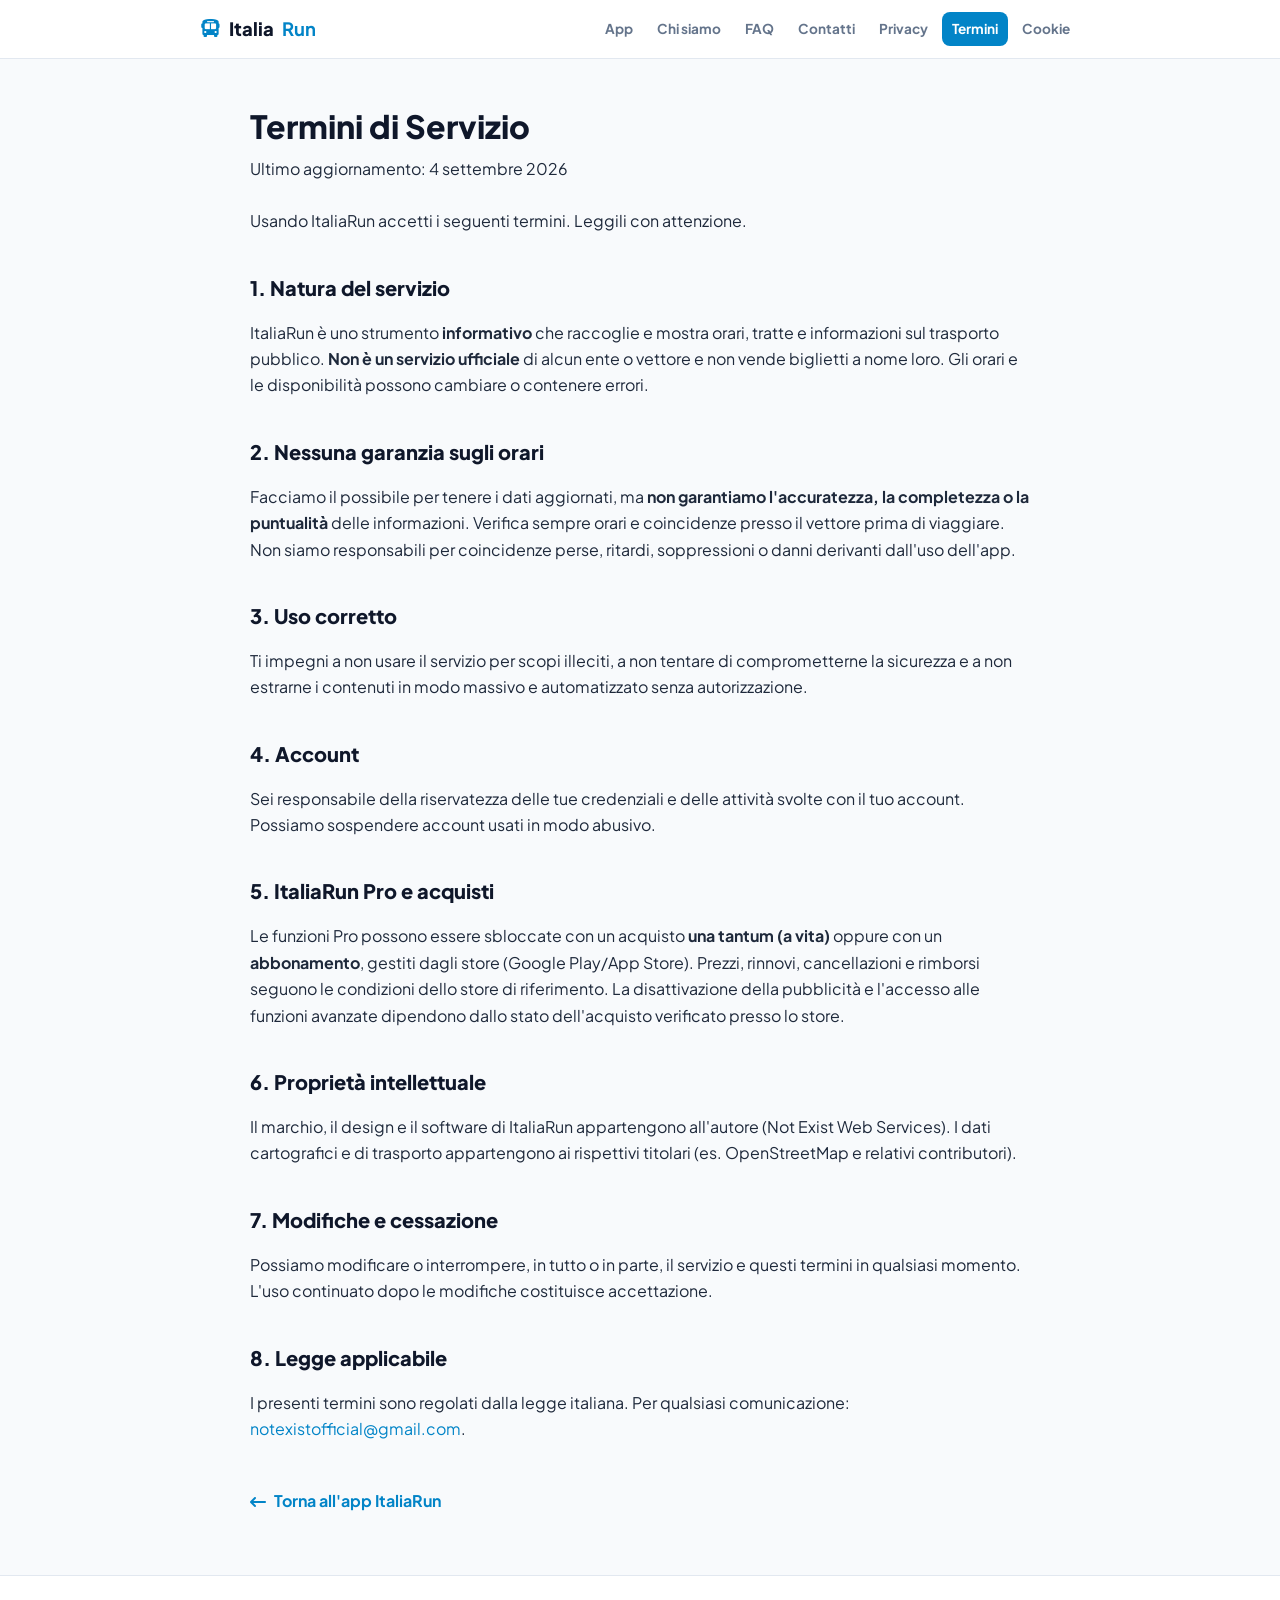
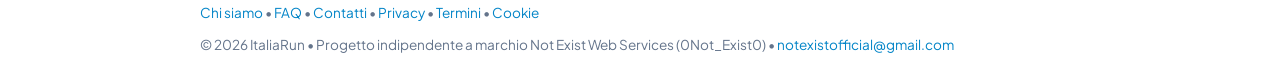
<file: termini.html>
<!DOCTYPE html>
<html lang="it" data-theme="light" data-palette="mare">
<head>
  <meta charset="UTF-8">
  <meta name="viewport" content="width=device-width, initial-scale=1.0, viewport-fit=cover">
  <title>Termini di Servizio | ItaliaRun</title>
  <meta name="description" content="Termini e condizioni d'uso di ItaliaRun: natura informativa dei dati, limitazioni di responsabilità, acquisti Pro e proprietà intellettuale.">
  <link rel="canonical" href="https://italiarun.vercel.app/termini.html">
  <meta name="robots" content="index, follow">
  <meta property="og:type" content="website">
  <meta property="og:title" content="Termini di Servizio | ItaliaRun">
  <meta property="og:description" content="Termini e condizioni d'uso di ItaliaRun: natura informativa dei dati, limitazioni di responsabilità, acquisti Pro e proprietà intellettuale.">
  <meta property="og:url" content="https://italiarun.vercel.app/termini.html">
  <meta property="og:site_name" content="ItaliaRun">
  <link rel="icon" type="image/png" sizes="192x192" href="img/icona-192.png">
  <link rel="apple-touch-icon" href="img/icona-180.png">
  <link rel="preconnect" href="https://fonts.googleapis.com">
  <link rel="preconnect" href="https://fonts.gstatic.com" crossorigin>
  <link rel="stylesheet" href="https://fonts.googleapis.com/css2?family=Plus+Jakarta+Sans:wght@400;600;700;800&display=swap">
  <link rel="stylesheet" href="https://cdnjs.cloudflare.com/ajax/libs/font-awesome/6.5.1/css/all.min.css">
  <style>
    :root {
      --brand:#0284c7; --brand-dark:#0369a1; --ink:#0f172a; --muted:#64748b;
      --line:#e2e8f0; --bg:#f8fafc; --card:#ffffff;
    }
    * { box-sizing:border-box; }
    body { margin:0; font-family:'Plus Jakarta Sans',system-ui,-apple-system,Segoe UI,Roboto,sans-serif;
      color:var(--ink); background:var(--bg); line-height:1.65; }
    a { color:var(--brand); text-decoration:none; }
    a:hover { text-decoration:underline; }
    .lg-top { position:sticky; top:0; z-index:10; background:rgba(255,255,255,.92);
      backdrop-filter:blur(8px); border-bottom:1px solid var(--line); }
    .lg-top-inner { max-width:920px; margin:0 auto; padding:12px 20px; display:flex;
      align-items:center; gap:14px; flex-wrap:wrap; }
    .lg-logo { font-weight:800; font-size:1.15rem; color:var(--ink); display:flex; align-items:center; gap:8px; }
    .lg-logo i { color:var(--brand); }
    .lg-logo b { color:var(--brand); }
    .lg-nav { display:flex; gap:4px; flex-wrap:wrap; margin-left:auto; }
    .lg-nav a { font-size:.85rem; font-weight:700; color:var(--muted); padding:6px 10px; border-radius:8px; }
    .lg-nav a:hover { background:#eef4f9; text-decoration:none; }
    .lg-nav a.active { background:var(--brand); color:#fff; }
    .lg-wrap { max-width:820px; margin:0 auto; padding:34px 20px 60px; }
    .lg-wrap h1 { font-size:2rem; font-weight:800; margin:.2em 0 .1em; }
    .lg-updated { color:var(--muted); font-size:.85rem; margin:0 0 26px; }
    .lg-wrap h2 { font-size:1.25rem; font-weight:800; margin:1.6em 0 .5em; padding-top:.2em; }
    .lg-wrap h3 { font-size:1.02rem; font-weight:800; margin:1.2em 0 .3em; }
    .lg-wrap p, .lg-wrap li { font-size:1rem; color:#1e293b; }
    .lg-wrap ul { padding-left:1.2em; }
    .lg-card { background:var(--card); border:1px solid var(--line); border-radius:14px;
      padding:18px 22px; margin:18px 0; }
    .lg-lead { font-size:1.1rem; color:#334155; }
    .lg-back { display:inline-flex; align-items:center; gap:8px; margin-top:30px; font-weight:700; }
    .faq-q { font-weight:800; margin:1.3em 0 .2em; font-size:1.05rem; color:var(--ink); }
    .lg-foot { border-top:1px solid var(--line); background:var(--card); }
    .lg-foot-inner { max-width:920px; margin:0 auto; padding:26px 20px; color:var(--muted); font-size:.85rem; }
    .lg-foot-links { margin-bottom:10px; }
    @media (prefers-color-scheme: dark) {
      :root { --ink:#e5eef6; --muted:#94a3b8; --line:#1e293b; --bg:#0b1220; --card:#0f1a2b; }
      .lg-top { background:rgba(11,18,32,.92); }
      .lg-nav a:hover { background:#16233a; }
      .lg-wrap p, .lg-wrap li { color:#cbd5e1; }
    }
  </style>
</head>
<body>
  <header class="lg-top">
    <div class="lg-top-inner">
      <a class="lg-logo" href="index.html"><i class="fa-solid fa-bus"></i> Italia<b>Run</b></a>
      <nav class="lg-nav"><a href="index.html">App</a><a href="chi-siamo.html">Chi siamo</a><a href="faq.html">FAQ</a><a href="contatti.html">Contatti</a><a href="privacy.html">Privacy</a><a href="termini.html" class="active">Termini</a><a href="cookie.html">Cookie</a></nav>
    </div>
  </header>
  <main class="lg-wrap">
    <h1>Termini di Servizio</h1>
    <p class="lg-updated">Ultimo aggiornamento: 4 settembre 2026</p>
    <p class="lg-lead">Usando ItaliaRun accetti i seguenti termini. Leggili con attenzione.</p>

    <h2>1. Natura del servizio</h2>
    <p>ItaliaRun è uno strumento <strong>informativo</strong> che raccoglie e mostra orari, tratte e informazioni sul trasporto pubblico. <strong>Non è un servizio ufficiale</strong> di alcun ente o vettore e non vende biglietti a nome loro. Gli orari e le disponibilità possono cambiare o contenere errori.</p>

    <h2>2. Nessuna garanzia sugli orari</h2>
    <p>Facciamo il possibile per tenere i dati aggiornati, ma <strong>non garantiamo l'accuratezza, la completezza o la puntualità</strong> delle informazioni. Verifica sempre orari e coincidenze presso il vettore prima di viaggiare. Non siamo responsabili per coincidenze perse, ritardi, soppressioni o danni derivanti dall'uso dell'app.</p>

    <h2>3. Uso corretto</h2>
    <p>Ti impegni a non usare il servizio per scopi illeciti, a non tentare di comprometterne la sicurezza e a non estrarne i contenuti in modo massivo e automatizzato senza autorizzazione.</p>

    <h2>4. Account</h2>
    <p>Sei responsabile della riservatezza delle tue credenziali e delle attività svolte con il tuo account. Possiamo sospendere account usati in modo abusivo.</p>

    <h2>5. ItaliaRun Pro e acquisti</h2>
    <p>Le funzioni Pro possono essere sbloccate con un acquisto <strong>una tantum (a vita)</strong> oppure con un <strong>abbonamento</strong>, gestiti dagli store (Google Play/App Store). Prezzi, rinnovi, cancellazioni e rimborsi seguono le condizioni dello store di riferimento. La disattivazione della pubblicità e l'accesso alle funzioni avanzate dipendono dallo stato dell'acquisto verificato presso lo store.</p>

    <h2>6. Proprietà intellettuale</h2>
    <p>Il marchio, il design e il software di ItaliaRun appartengono all'autore (Not Exist Web Services). I dati cartografici e di trasporto appartengono ai rispettivi titolari (es. OpenStreetMap e relativi contributori).</p>

    <h2>7. Modifiche e cessazione</h2>
    <p>Possiamo modificare o interrompere, in tutto o in parte, il servizio e questi termini in qualsiasi momento. L'uso continuato dopo le modifiche costituisce accettazione.</p>

    <h2>8. Legge applicabile</h2>
    <p>I presenti termini sono regolati dalla legge italiana. Per qualsiasi comunicazione: <a href="mailto:notexistofficial@gmail.com">notexistofficial@gmail.com</a>.</p>
    <a class="lg-back" href="index.html"><i class="fa-solid fa-arrow-left-long"></i> Torna all'app ItaliaRun</a>
  </main>
  <footer class="lg-foot">
    <div class="lg-foot-inner">
      <div class="lg-foot-links"><a href="chi-siamo.html">Chi siamo</a> &bull; <a href="faq.html">FAQ</a> &bull; <a href="contatti.html">Contatti</a> &bull; <a href="privacy.html">Privacy</a> &bull; <a href="termini.html">Termini</a> &bull; <a href="cookie.html">Cookie</a></div>
      &copy; 2026 ItaliaRun &bull; Progetto indipendente a marchio Not Exist Web Services (0Not_Exist0) &bull;
      <a href="mailto:notexistofficial@gmail.com">notexistofficial@gmail.com</a>
    </div>
  </footer>
</body>
</html>
</file>
